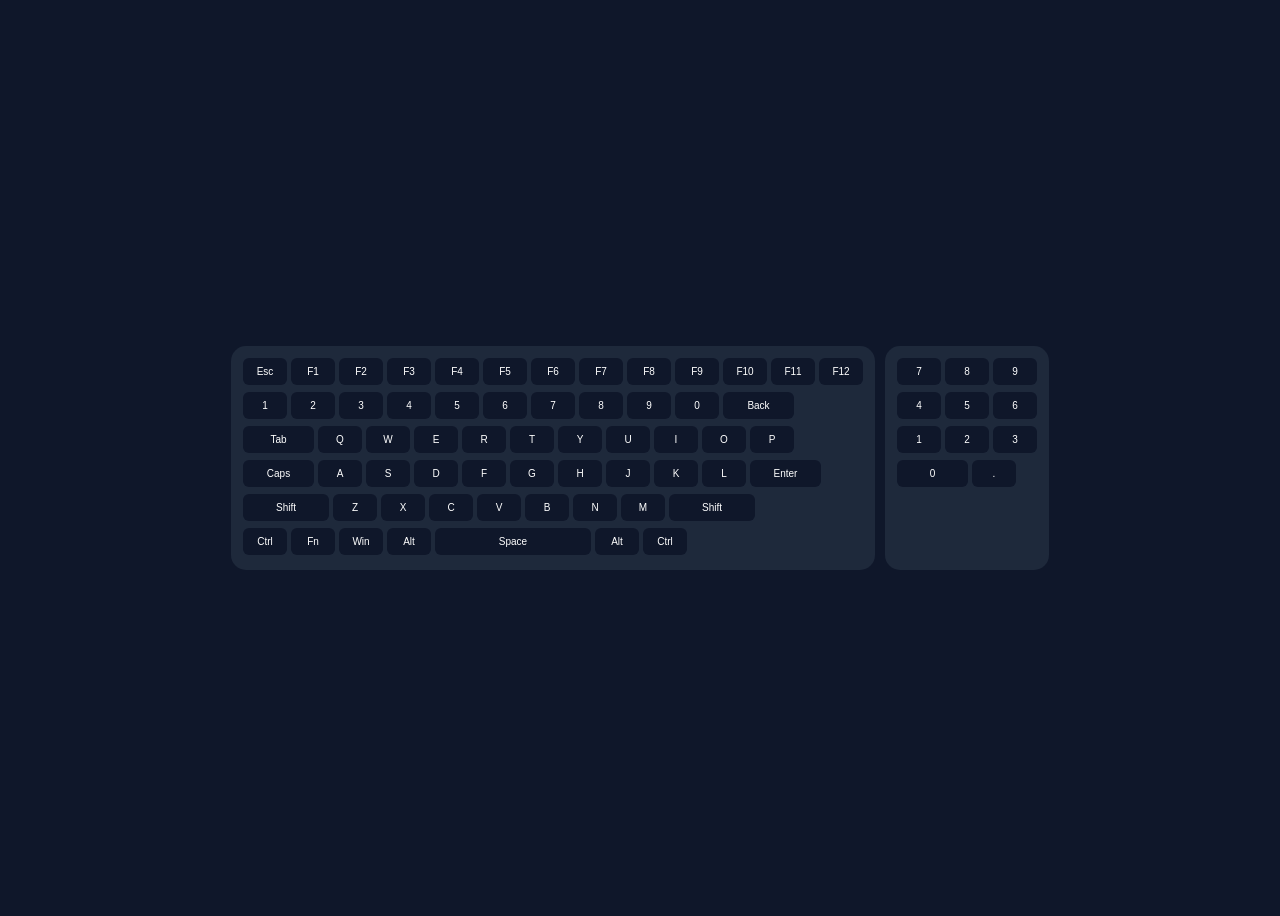
<file: index.html>
<!DOCTYPE html>
<html lang="uk">
<head>
<meta charset="UTF-8">
<title>Keyboard</title>

<style>
body {
    background: #0f172a;
    display: flex;
    justify-content: center;
    align-items: center;
    height: 100vh;
}

/* Wrapper */
.keyboard-wrapper {
    display: flex;
    gap: 10px;
    transform: scale(1); 
}

/* Keyboard */
.keyboard, .numpad {
    background: #1e293b;
    padding: 10px;
    border-radius: 15px;
}

/* Rows */
.row {
    display: flex;
    margin-bottom: 3px;
}

/* Keys */
.key {
    background: #0f172a;
    color: white;
    padding: 8px;
    margin: 2px;
    border-radius: 6px;
    min-width: 28px;
    text-align: center;
    font-family: sans-serif;
    font-size: 10px;
    transition: 0.1s;
}

.key:hover {
    background: #334155;
}

.active {
    background: #22c55e !important;
}

/* Sizes */
.wide { min-width: 55px; }
.extra-wide { min-width: 140px; }
.big { min-width: 70px; }
.tall { height: 60px; display: flex; align-items: center; justify-content: center; }

</style>

</head>
<body>

<div class="keyboard-wrapper">

<!-- MAIN -->
<div class="keyboard">

<div class="row">
<div class="key">Esc</div>
<div class="key">F1</div><div class="key">F2</div><div class="key">F3</div>
<div class="key">F4</div><div class="key">F5</div><div class="key">F6</div>
<div class="key">F7</div><div class="key">F8</div><div class="key">F9</div>
<div class="key">F10</div><div class="key">F11</div><div class="key">F12</div>
</div>

<div class="row">
<div class="key">1</div><div class="key">2</div><div class="key">3</div>
<div class="key">4</div><div class="key">5</div><div class="key">6</div>
<div class="key">7</div><div class="key">8</div><div class="key">9</div>
<div class="key">0</div>
<div class="key wide">Back</div>
</div>

<div class="row">
<div class="key wide">Tab</div>
<div class="key">Q</div><div class="key">W</div><div class="key">E</div>
<div class="key">R</div><div class="key">T</div><div class="key">Y</div>
<div class="key">U</div><div class="key">I</div><div class="key">O</div>
<div class="key">P</div>
</div>

<div class="row">
<div class="key wide">Caps</div>
<div class="key">A</div><div class="key">S</div><div class="key">D</div>
<div class="key">F</div><div class="key">G</div><div class="key">H</div>
<div class="key">J</div><div class="key">K</div><div class="key">L</div>
<div class="key wide">Enter</div>
</div>

<div class="row">
<div class="key big">Shift</div>
<div class="key">Z</div><div class="key">X</div><div class="key">C</div>
<div class="key">V</div><div class="key">B</div><div class="key">N</div>
<div class="key">M</div>
<div class="key big">Shift</div>
</div>

<div class="row">
<div class="key">Ctrl</div>
<div class="key fn">Fn</div>
<div class="key">Win</div>
<div class="key">Alt</div>
<div class="key extra-wide">Space</div>
<div class="key">Alt</div>
<div class="key">Ctrl</div>
</div>

</div>

<!-- NUMPAD -->
<div class="numpad">

<div class="row">
<div class="key">7</div>
<div class="key">8</div>
<div class="key">9</div>
</div>

<div class="row">
<div class="key">4</div>
<div class="key">5</div>
<div class="key">6</div>
</div>

<div class="row">
<div class="key">1</div>
<div class="key">2</div>
<div class="key">3</div>
</div>

<div class="row">
<div class="key wide">0</div>
<div class="key">.</div>
</div>

</div>

</div>

<script>
document.addEventListener("keydown", function(e) {
    document.querySelectorAll(".key").forEach(k => {
        if (k.textContent.toLowerCase() === e.key.toLowerCase()) {
            k.classList.add("active");
        }
    });
});

document.addEventListener("keyup", function() {
    document.querySelectorAll(".key").forEach(k => {
        k.classList.remove("active");
    });
});
</script>

</body>
</html>
</file>
